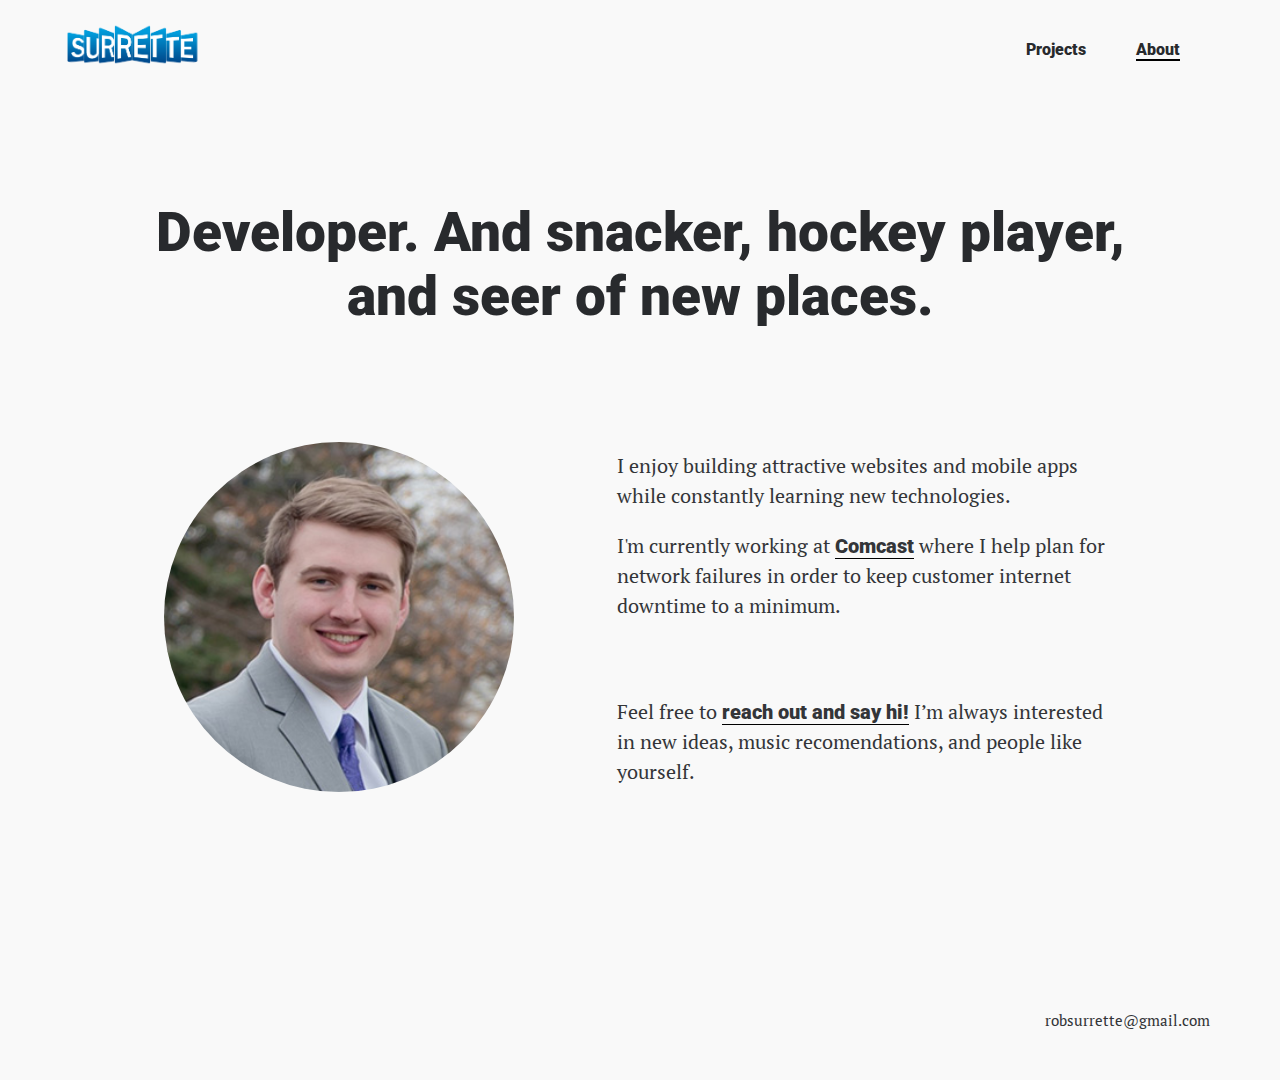
<file: about.html>
<!DOCTYPE html>
<html>


<head>

	<title>Rob Surrette</title>

	<link rel="stylesheet" href="about.css" />
	<link href="https://fonts.googleapis.com/css?family=Roboto:500,700,900" rel="stylesheet">
	<link href="https://fonts.googleapis.com/css?family=PT+Serif" rel="stylesheet">
	<link rel="shortcut icon" href="img/favicon.png">

	<meta name="viewport" content="width=device-width, initial-scale=1">


	<!-- Google Analytics - Global site tag (gtag.js) -->
	<script async src="https://www.googletagmanager.com/gtag/js?id=UA-111861539-4"></script>
	<script>
	  window.dataLayer = window.dataLayer || [];
	  function gtag(){dataLayer.push(arguments);}
	  gtag('js', new Date());

	  gtag('config', 'UA-111861539-4');
	</script>


</head>


<body>

	<div class="navbar">
		<a href="index.html" class="nav_home"><img src="img/logo.png" class="logo"></a>
		<a href="about.html" class="nav_about">About</a>
		<a href="projects.html" class="nav_projects">Projects</a>
	</div>
	
	<h1>Developer.  And snacker, hockey player, <br> and seer of new places.</h1>

 	<table>

 		<tr>

 			<td class="picture_table_cell"> 
 				<img src="img/me.jpg" class="picture_of_me">
 			</td>

 			<td class="description_table_cell">

 				<p>I enjoy building attractive websites and mobile apps while constantly learning new technologies.</p>

 				<p>I'm currently working at <a href="https://corporate.comcast.com/" class="description_links">Comcast</a> where I help plan for network failures in order to keep customer internet downtime to a minimum.</p>
 				<br>
 				<br>

 				<p>Feel free to <a href="mailto:robsurrette@gmail.com" class="description_links">reach out and say hi!</a> I’m always interested in new ideas, music recomendations, and people like yourself.</p>
 				
 			</td>

 		</tr>

 	</table>


 	<div class="mobile_description">
 		
 		<p>I enjoy building attractive websites and mobile apps while constantly learning new technologies.</p>

		<p>I'm currently working at <a href="https://corporate.comcast.com/" class="description_links">Comcast</a> where I help plan for network failures in order to keep customer internet downtime to a minimum.</p>
		<br>
		<br>

		<p>Feel free to <a href="mailto:robsurrette@gmail.com" class="description_links">reach out and say hi!</a> I’m always interested in new ideas, music recomendations, and people like yourself.</p>

 	</div>


 	<footer>
    	robsurrette@gmail.com
 	</footer>


 	<script src="https://ajax.googleapis.com/ajax/libs/jquery/2.1.3/jquery.min.js"></script>
	<script src="projects.js"></script>

</body>


</html>
</file>
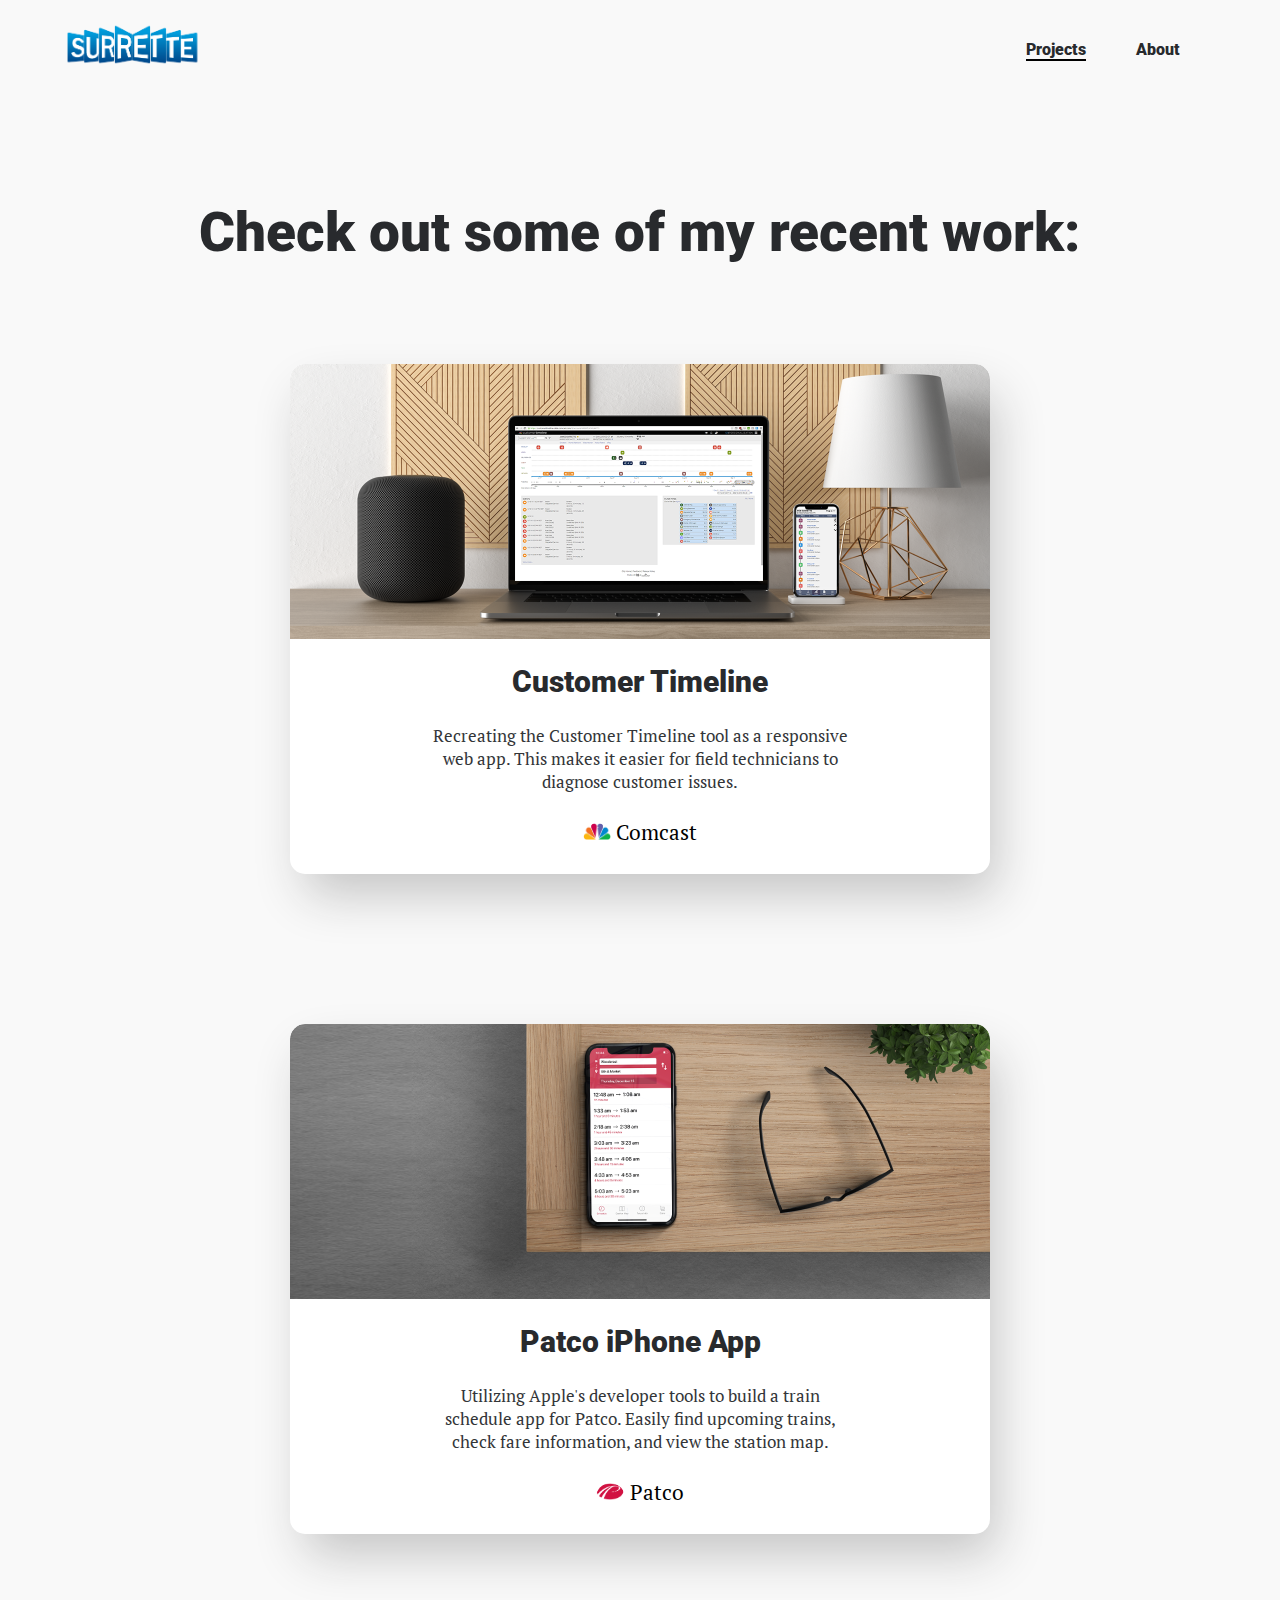
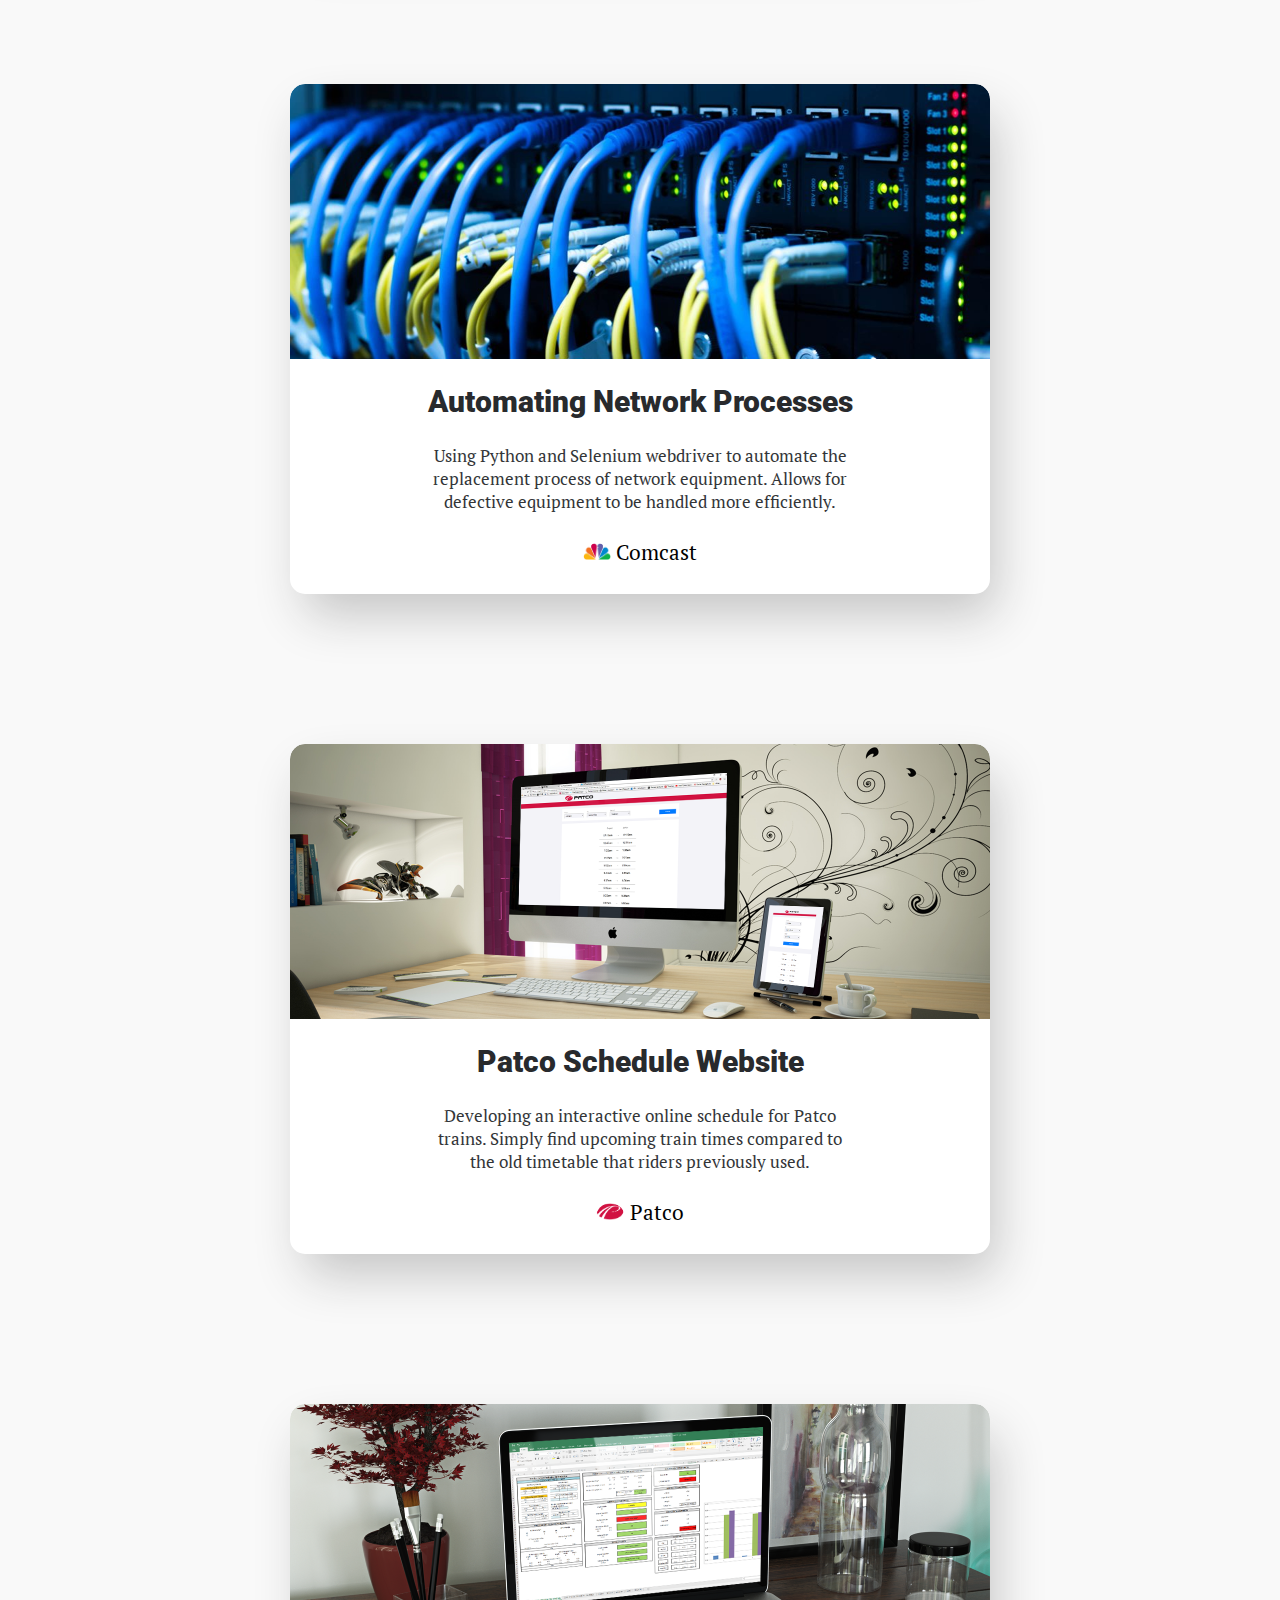
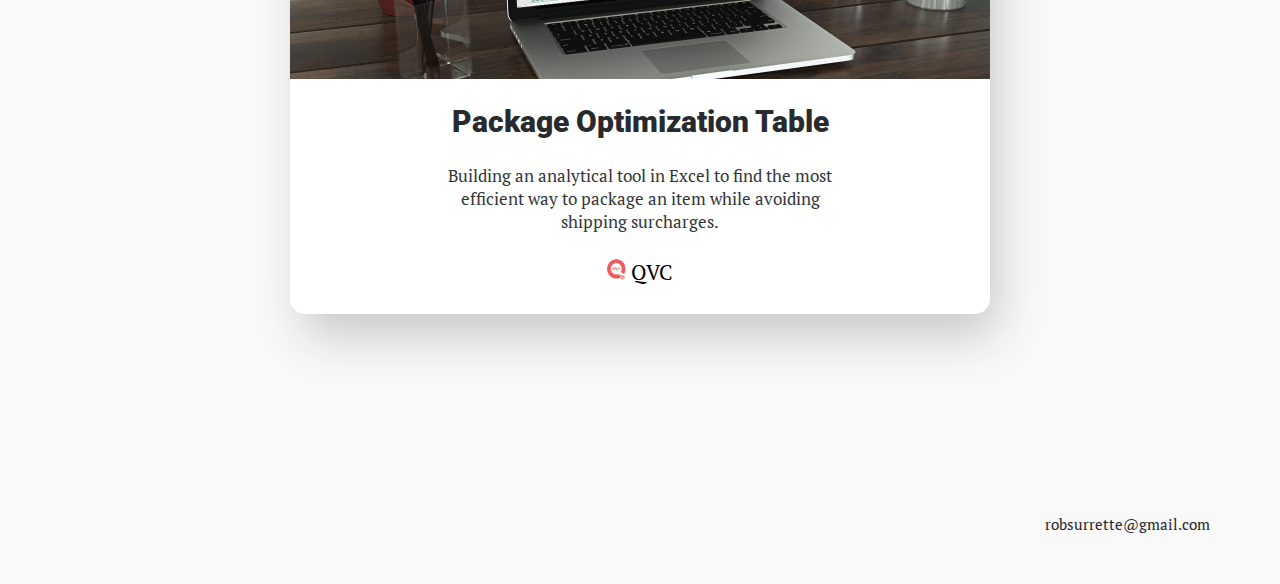
<file: projects.html>
<!DOCTYPE html>
<html>

<head>

  <title>Rob Surrette</title>

	<link rel="stylesheet" href="projects.css" />
	<link href="https://fonts.googleapis.com/css?family=Roboto:300,400,500,700,900" rel="stylesheet">
  <link href="https://fonts.googleapis.com/css?family=PT+Serif" rel="stylesheet">
  <link rel="shortcut icon" href="img/favicon.png">

  <meta name="viewport" content="width=device-width, initial-scale=1"> 

  <!-- Google Analytics - Global site tag (gtag.js) -->
  <script async src="https://www.googletagmanager.com/gtag/js?id=UA-111861539-3"></script>
  <script>
    window.dataLayer = window.dataLayer || [];
    function gtag(){dataLayer.push(arguments);}
    gtag('js', new Date());
    gtag('config', 'UA-111861539-3');
  </script>

</head>

<body>

  <div class="navbar">
  	<a href="index.html" class="nav_home"><img src="img/logo.png" class="logo"></a>
  	<a href="about.html" class="nav_about">About</a>
  	<a href="#projects.html" class="nav_projects">Projects</a>
  </div>

	<h1>Check out some of my recent work:</h1>

  <!-- Comcast Customer Timeline -->
  <div class="module">
  	<div class="info">

      <div class="container">
        <div class="item">
          <img src ="img/projects/customer_timeline_main_picture_2.png">
        </div>
      </div>
  		
  		<!-- <h2>Recreating Customer Timeline as a <br> responsive web app</h2> -->
      <h2>Customer Timeline</h2>

      <p>Recreating the Customer Timeline tool as a responsive web app.  This makes it easier for field technicians to diagnose customer issues.</p>
  		
  		<div class="project_company">
  			<img src ="img/company_logos/nbc_logo.png" class="project_company_logo">
  			Comcast
  		</div>
  		
  	</div>
  </div>

  <!-- Patco Schedule iOS app -->
  <a href="https://itunes.apple.com/us/app/patco-train-schedule/id1275141690?mt=8">
    <div class="module">
      <div class="info">

        <div class="container">
          <div class="item">
            <img src ="img/projects/patco_iphone_main_picture_2.png">
          </div>
        </div>
        
        <h2>Patco iPhone App</h2>
        
        <p>Utilizing Apple's developer tools to build a train schedule app for Patco. Easily find upcoming trains, check fare information, and view the station map.</p>
        
        <div class="project_company">
          <img src ="img/company_logos/patco_logo.png" class="project_company_logo">
          Patco
        </div>

      </div>
    </div>
  </a>

  <!-- Comcast RMA automation script -->
  <div class="module">
    <div class="info">

      <div class="container">
        <div class="item">
          <img src ="img/projects/python_ciena_main_picture_2.png">
        </div>
      </div>
      
      <h2>Automating Network Processes</h2>

      <p>Using Python and Selenium webdriver to automate the replacement process of network equipment. Allows for defective equipment to be handled more efficiently.</p>
      
      <div class="project_company">
        <img src ="img/company_logos/nbc_logo.png" class="project_company_logo">
        Comcast
      </div>

    </div>
  </div>

  <!-- Patco schedule website -->
  <div class="module">
    <div class="info">

      <div class="container">
        <div class="item">
          <img src ="img/projects/patco_website_main_picture.png">
        </div>
      </div>

      <h2>Patco Schedule Website</h2>

      <p>Developing an interactive online schedule for Patco trains.  Simply find upcoming train times compared to the old timetable that riders previously used.</p>
      
      <div class="project_company">
        <img src ="img/company_logos/patco_logo.png" class="project_company_logo">
        Patco
      </div>

    </div>
  </div>

  <!-- QVC packagin optimization table -->
  <div class="module">
    <div class="info">

      <div class="container">
        <div class="item">
          <img src ="img/projects/packing_optimization_main_picture.png">
        </div>
      </div>

      <h2>Package Optimization Table</h2>

      <p>Building an analytical tool in Excel to find the most efficient way to package an item while avoiding shipping surcharges.</p>
      
      <div class="project_company">
        <img src ="img/company_logos/qvc_logo.png" class="project_company_logo_large">
        QVC
      </div>

    </div>
  </div>


  <!--
  <div class="module">
    <div class="info">

      <img src ="img/projects/picture.png">
      
      <h2>Selenium ITRC SPOC finder script</h2>
      
      <div class="project_company">
        <img src ="img/company_logos/nbc_logo.png" class="project_company_logo">
        Comcast
      </div>

    </div>
  </div>
  -->


  <footer>
    robsurrette@gmail.com
  </footer>

  <script src="https://ajax.googleapis.com/ajax/libs/jquery/2.1.3/jquery.min.js"></script>
	<script src="projects.js"></script>

</body>

</html>
</file>
<file: about.css>
body {
  background-color: #f9f9f9;
  margin:0;
}


.logo {
  height: 55px;
  width: auto;

  margin-top: 17px;
  margin-left: 50px;
}


/* Nav bar */

.navbar {
  overflow: hidden;
  background-color: #f9f9f9;
  
  color: black;
  /*position: fixed;*/
  top: 0;
  width: 100%;
  height: 100px;
  z-index: 1; /*puts nav bar over the divs*/
}


.nav_home {
  float: left;
  display: block;
  color: black;
  text-align: center;
  text-decoration: none;
  font-size: 17px;
}


.nav_about {
  float: right;
  display: block;
  color: black;
  text-align: center;
  text-decoration: none;
  font-size: 17px;
  z-index:0;

  padding-top: 40px;
  margin-right: 100px;

  text-decoration: none;
  border-bottom: 2px solid black;
  
  color: #282a2d;
  font-size: 16px;
  font-family: 'Roboto';
  font-weight: 900;
}


.nav_projects {
  float: right;
  display: block;
  color: black;
  text-align: center;
  text-decoration: none;
  font-size: 17px;

  padding-top: 40px;
  margin-right: 50px;

  color: #282a2d;
  font-size: 16px;
  font-family: 'Roboto';
  font-weight: 900;
}


.nav_projects:hover {
  color: #a7a7a7;
  transition: 0.3s;
}


.nav_about:hover {
  color: #a7a7a7;
  border-bottom: 2px solid #a7a7a7;
  transition: 0.3s;
}


/* Add box shaddow to nav bar when scrolled down */

.scrolled {
  box-shadow: 10px 25px 50px -5px rgba(220,220,220,0.5);
  transition: 0.5s;
}


/* Heading */

h1 {
  color: #282a2d;
  font-size: 55px;
  font-family: 'Roboto';
  font-weight: 900;
    
  text-align: center;
  margin-top: 100px;
  margin-bottom: 100px;
  padding-left: 20px;
  padding-right: 20px;
}


/* Picture of me and description */

table {
  margin-right: auto;
  margin-left: auto;
}


/* Table cell with my picture */

.picture_table_cell {
  width: 400px;
}


/* Picture of me */

img {
  border-radius: 50%;
  width: 350px;
  height: 350px;
}


/* Table cell with description */

.description_table_cell {
  color: #333538;
  padding-left: 50px;
  width: 500px;
  min-width: 400px;
}


/* Description text */

p {
  font-family: 'PT Serif', serif;
  font-size: 20px;
  line-height: 30px;
}


/* Description below table viewed on mobile */

.mobile_description {
  color: #333538;
  display: none;
}


/* Company and email links inside description */

.description_links {
  color: #333538;
  font-family: 'Roboto';
  font-weight: 900;
  font-size: 20px;
  
  
  text-decoration: none;
  border-bottom: 1.5px solid black;
}


/* Change links to gray when hovered */

.description_links:hover {
  color: #a7a7a7;
  transition: 0.3s;
  border-bottom: 1.5px solid #a7a7a7;
}


footer {
  color: #333538;
  font-family: 'PT Serif', serif;
  font-size: 15px;

  text-align: right;
  margin-top: 200px;
  margin-right: 70px;
  margin-bottom: 50px;
}




@media only screen and (max-width: 850px) {

  h1 {
    font-size: 45px;
    padding-left: 20px;
    padding-right: 20px;
  }


  .picture_table_cell {
    width: 325px;
  }


  .picture_of_me {
    width: 250px;
    height: 250px;
    margin-left: 37px;
  }


  .description_table_cell {
    display: none;
  }


  .mobile_description {
    display: block;
    margin-top: 75px;
    margin-left: 100px;
    margin-right: 100px;
  }

}





@media only screen and (max-width: 520px) {

  h1 {
    font-size: 35px;
    padding-left: 20px;
    padding-right: 20px;
  }

  .logo {
    height: 30px;
    width: auto;
    margin-top: 35px;
    margin-left: 20px;
  }

  .nav_about {
    margin-right: 30px;
  }

  .mobile_description {
    display: block;
    margin-top: 75px;
    margin-left: 50px;
    margin-right: 50px;
  }

  footer {
    margin-right: 30px;
  }

}
</file>
<file: projects.css>
body {
  background-color: #f9f9f9;
  margin:0;
  color: #282a2d;
}

p {
  margin-left: auto;
  margin-right: auto;
  width: 425px;
  color: #333538;
  margin-bottom: 25px;

  font-family: 'PT Serif', serif;
  font-size: 17px;

  text-align: center;
}

a {
  text-decoration: none;
}

.logo {
  height: 55px;
  width: auto;
  margin-top: 17px;
  margin-left: 50px;
}

/* Nav bar */
.navbar {
  overflow: hidden;
  background-color: #f9f9f9;
  color: black;
  /*position: fixed;*/
  top: 0;
  width: 100%;
  height: 100px;
  z-index: 1; /*puts nav bar over the divs*/
}
.nav_home {
  float: left;
  display: block;
  color: black;
  text-align: center;
  text-decoration: none;
  font-size: 17px;
}
.nav_about {
  float: right;
  display: block;
  color: black;
  text-align: center;
  text-decoration: none;
  font-size: 17px;
  z-index:0;

  padding-top: 40px;
  margin-right: 100px;
  
  color: #282a2d;
  font-size: 16px;
  font-family: 'Roboto';
  font-weight: 900;
}
.nav_projects {
  float: right;
  display: block;
  color: black;
  text-align: center;
  text-decoration: none;
  font-size: 17px;

  padding-top: 40px;
  margin-right: 50px;
  
  text-decoration: none;
  border-bottom: 2px solid black;

  color: #282a2d;
  font-size: 16px;
  font-family: 'Roboto';
  font-weight: 900;
}
.nav_projects:hover {
  color: #a7a7a7;
  border-bottom: 2px solid #a7a7a7;
  transition: 0.3s;
}
.nav_about:hover {
  color: #a7a7a7;
  transition: 0.3s;
}

/* Heading */
h1 {
  color: #282a2d;
  font-size: 55px;
  font-family: 'Roboto';
  font-weight: 900;

  margin-top: 100px;
  text-align: center;
  padding-left: 20px;
  padding-right: 20px;
}

/* Add box shaddow to nav bar when scrolled down */
.scrolled {
  box-shadow: 10px 25px 50px -5px rgba(220,220,220,0.5);
  transition: 0.5s;
}

/* Project boxes */
.module {
  border-radius: 15px;
  background: white;
  margin: 100px auto 150px auto;
  width: 700px;
  /*height: 415px;*/
  height: 510px;
  box-shadow: 10px 25px 50px -5px rgba(196,196,196,1);
}

/* Slide in animation */
/*
.come-in {
  transform: translateY(2500px);
  animation: come-in 0.7s ease forwards;
}
.come-in:nth-child(odd) {
  animation-duration: 0.7s;
}
.already-visible {
  transform: translateY(0);
  animation: none;
}
@keyframes come-in {
  to { transform: translateY(0); }
}
*/

/* Project titles */
h2 {
  color: #282a2d;
  font-size: 30px;
  font-family: 'Roboto';
  font-weight: 900;
  text-align: center;
}

/* Company name */
.project_company {
  font-family: 'PT Serif', serif;
  font-size: 21px;
  text-align: center;
  color: black;
}

/* Company logo */
.project_company_logo {
  height: 17px;
  width: auto;
}
.project_company_logo_large {
  height: 21px;
  width: auto;
}

/* Project pictures */
img {
  border-radius: 15px 15px 0px 0px;
  height: 275px;
  width: 700px;
  align-content: center;
}

footer {
  color: #282a2d;
  font-family: 'PT Serif', serif;
  font-size: 15px;

  text-align: right;
  margin-top: 200px;
  margin-right: 70px;
  margin-bottom: 50px;
}


@media only screen and (min-width: 850px) {
  
  /* Zoom image on hover */
  .container {
    position: relative;
    height: 275px;
    width: 700px;
    overflow: hidden;
    border-radius: 15px 15px 0px 0px;
  }
  .item {
    position: absolute;
    top: 0;
    left: 0;
  }
  .item img {
    -webkit-transition: 0.5s ease;
    transition: 0.5s ease;
  }
  .container:hover .item img {
    -webkit-transform: scale(1.2);
    transform: scale(1.2);
  }

}


@media only screen and (max-width: 850px) {

  h1 {
    font-size: 45px;
    padding-left: 20px;
    padding-right: 20px;
  }

  h2 {
    font-size: 25px;
    padding-left: 10px;
    padding-right: 10px;
  }

  .module {
    border-radius: 15px;
    background: white;
    margin: 100px auto 100px auto;
    max-width: 90%;
    height: auto;
    box-shadow: 10px 25px 50px -5px rgba(196,196,196,1);
  }

  img {
    width: 100%;
    height: auto;
    align-content: center;
  }

  .project_company {
    padding-bottom: 30px;
  }

}


@media only screen and (max-width: 520px) {

  h1 {
    font-size: 35px;
    padding-left: 20px;
    padding-right: 20px;
  }

  .logo {
    height: 30px;
    width: auto;
    margin-top: 35px;
    margin-left: 20px;
  }

  .nav_about {
    margin-right: 30px;
  }

  p {
    width: 250px;
  }

  footer {
    margin-right: 30px;
  }

}
</file>
